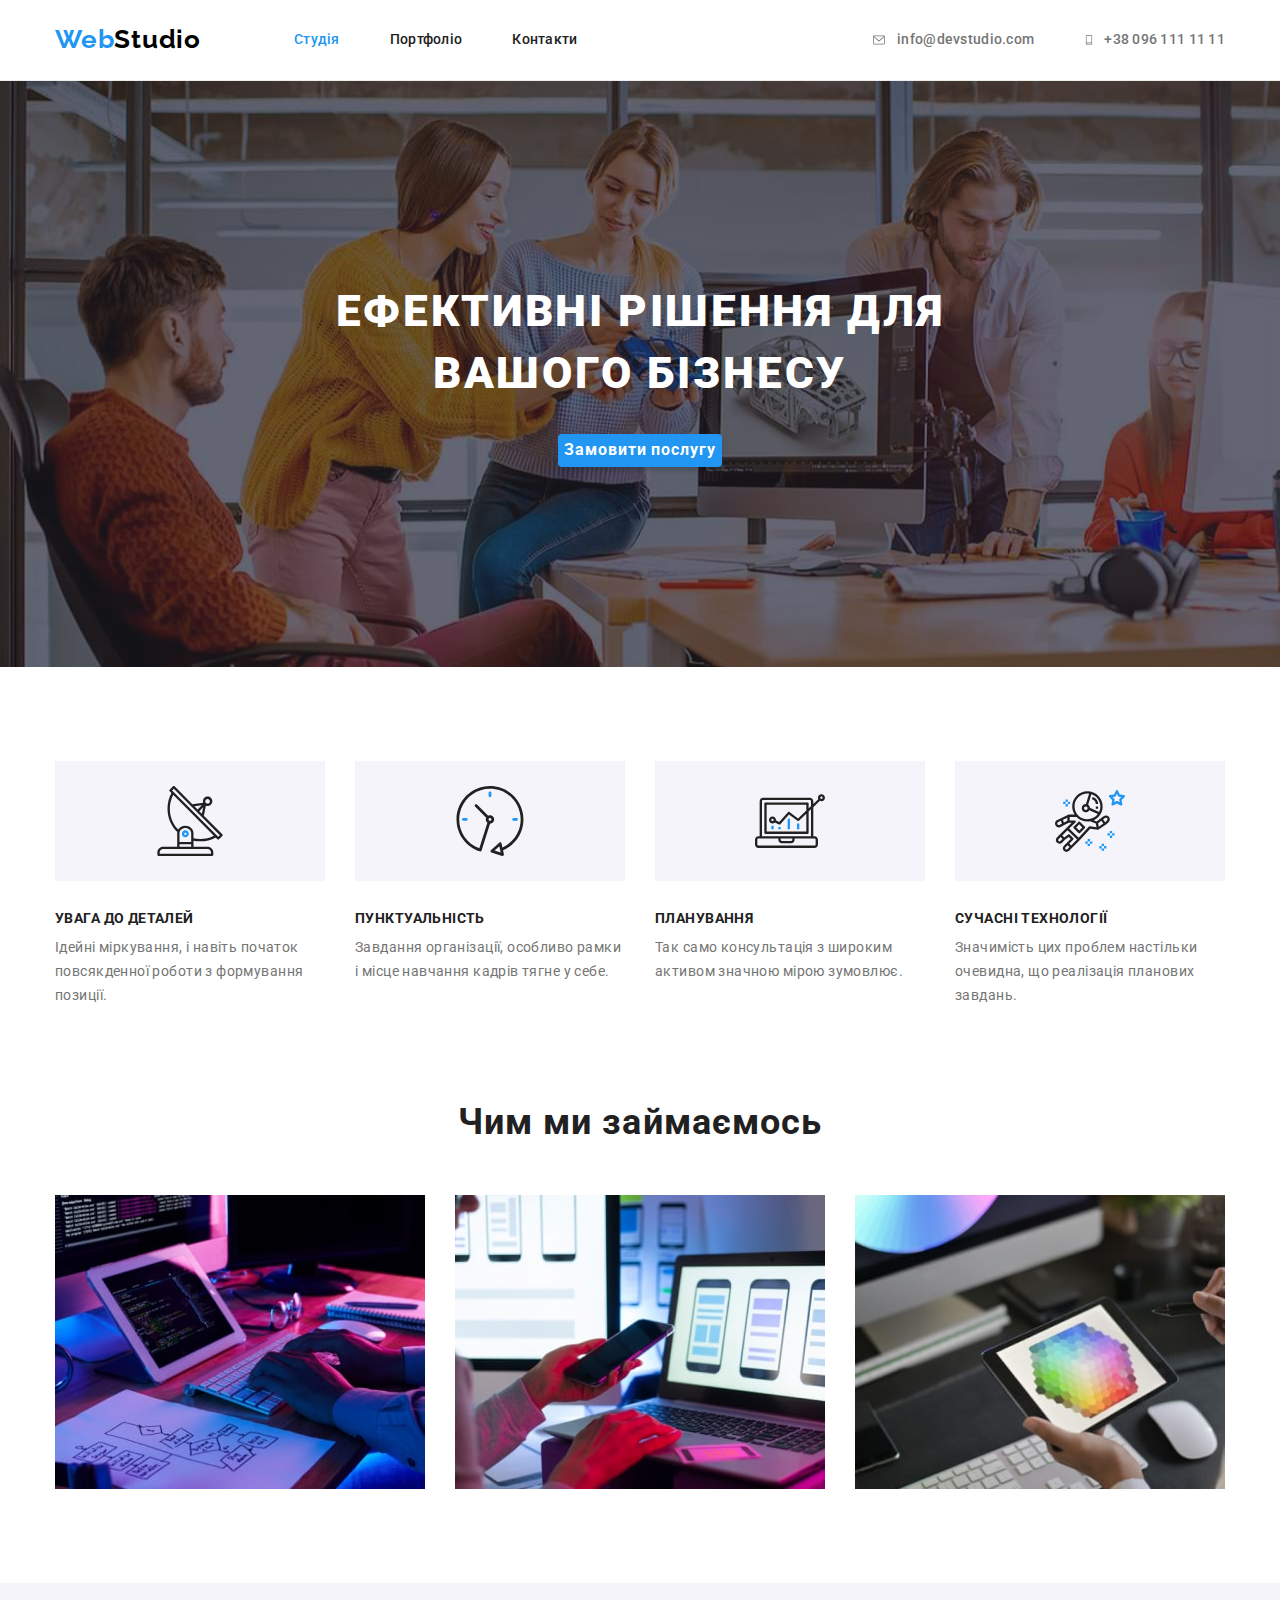
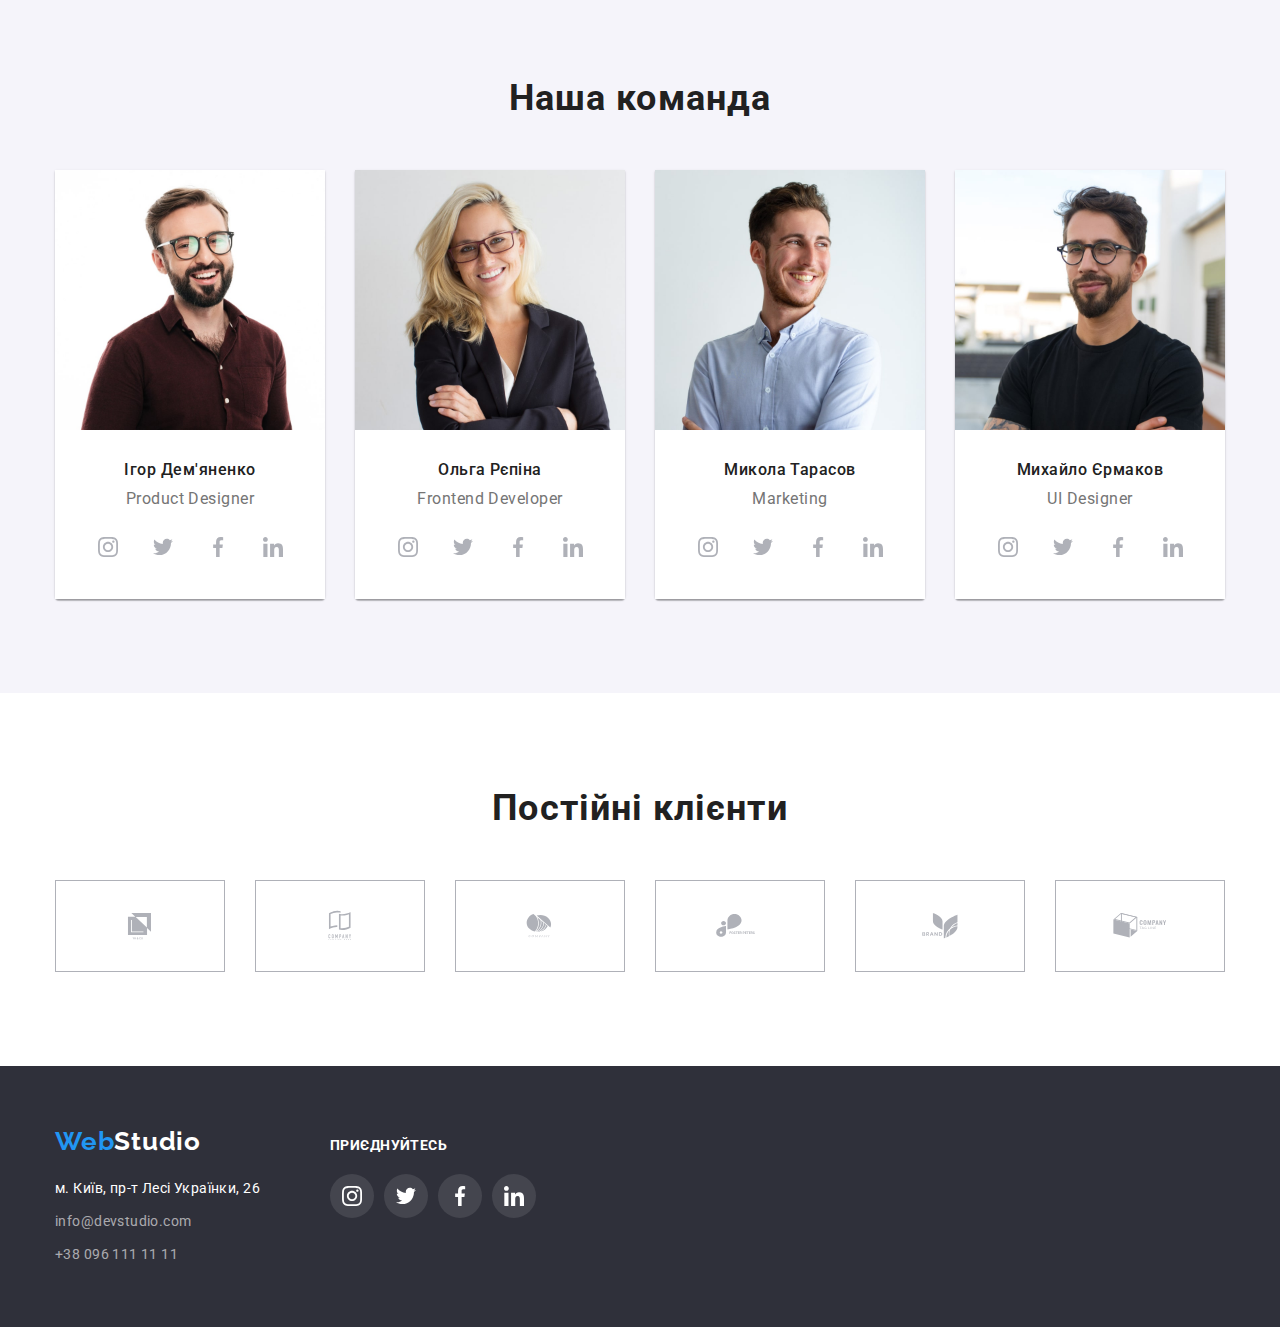
<file: index.html>
<!DOCTYPE html>
<html lang="uk">
  <head>
    <meta charset="UTF-8" />
    <meta http-equiv="X-UA-Compatible" content="IE=edge" />
    <meta name="viewport" content="width=device-width, initial-scale=1.0" />
    <link rel="preconnect" href="https://fonts.googleapis.com" />
    <link rel="preconnect" href="https://fonts.gstatic.com" crossorigin />
    <link
      href="https://fonts.googleapis.com/css2?family=Raleway:wght@700&family=Roboto:wght@400;500;700;900&display=swap"
      rel="stylesheet"
    />
    <title>ВебСтудія</title>
    <link
      rel="stylesheet"
      href="https://cdnjs.cloudflare.com/ajax/libs/modern-normalize/1.1.0/modern-normalize.min.css"
    />
    <link rel="stylesheet" href="./style/style.css" />
  </head>
  <body class="body">
    <!--Шапка сайта-->
    <header class="header">
      <div class="container">
        <nav class="nav">
          <a href="" class="header-logo logo"
            ><span class="logo-first">Web</span>Studio</a
          >
          <ul class="site-nav list">
            <li class="item">
              <a href="./index.html" class="studio-link link">Студія</a>
            </li>
            <li class="item">
              <a href="./portfolio.html" class="portfolio-link link"
                >Портфоліо</a
              >
            </li>
            <li class="item">
              <a href="" class="contacts-link link">Контакти</a>
            </li>
          </ul>
        </nav>
        <ul class="auth list">
          <li class="item">
            <a href="mailto:info@devstudio.com" class="mailto-link link"
              ><svg viewBox="0 0 100 100" width="16" height="12" class="icon1">
                <use xlink:href="./images/icons.svg#icon-envelope"></use></svg>info@devstudio.com</a>
          </li>
          <li class="item">
            <a href="tel:+380961111111" class="contact-link link"
              ><svg viewBox="0 0 100 100" width="10" height="16" class="icon2">
                <use xlink:href="./images/icons.svg#icon-smartphone"></use></svg>+38 096 111 11 11</a>
          </li>
        </ul>
      </div>
    </header>
    <main class="main">
      <!--Герой-->
      <section class="hero">
        <div class="container">
          <h1 class="hero-title">Ефективні рішення для вашого бізнесу</h1>
          <button type="button" class="hero-btn">Замовити послугу</button>
        </div>
      </section>
      <!--Особливості-->
      <section class="section">
        <div class="container">
          <h2 class="section-title">Особливості нашої роботи</h2>
          <ul class="section-list list">
            <li class="section-item">
              <div class="benefits-icon">
                <svg class="" width="70" height="70">
                  <use xlink:href="./images/icons.svg#icon-antenna"></use>
                </svg>
              </div>
              <h3 class="section-item-title">Увага до деталей</h3>
              <p class="section-item-text">
                Ідейні міркування, і навіть початок повсякденної роботи з
                формування позиції.
              </p>
            </li>
            <li class="section-item icon">
              <div class="benefits-icon">
                <svg class="" width="70" height="70">
                  <use xlink:href="./images/icons.svg#icon-clock"></use>
                </svg>
              </div>
              <h3 class="section-item-title">Пунктуальність</h3>
              <p class="section-item-text">
                Завдання організації, особливо рамки і місце навчання кадрів
                тягне у себе.
              </p>
            </li>
            <li class="section-item icon">
              <div class="benefits-icon">
                <svg class="" width="70" height="70">
                  <use xlink:href="./images/icons.svg#icon-diagram"></use>
                </svg>
              </div>
              <h3 class="section-item-title">Планування</h3>
              <p class="section-item-text">
                Так само консультація з широким активом значною мірою зумовлює.
              </p>
            </li>
            <li class="section-item icon">
              <div class="benefits-icon">
                <svg class="" width="70" height="70">
                  <use xlink:href="./images/icons.svg#icon-astronaut"></use>
                </svg>
              </div>
              <h3 class="section-item-title">Сучасні технології</h3>
              <p class="section-item-text">
                Значимість цих проблем настільки очевидна, що реалізація
                планових завдань.
              </p>
            </li>
          </ul>
        </div>
      </section>
      <!--Наша робота-->
      <section class="work">
        <div class="container">
          <h2 class="work-title">Чим ми займаємось</h2>
          <ul class="work-list list">
            <li class="work-item">
              <img src="./images/box1.jpg " width="370" alt="box 1" />
            </li>
            <li class="work-item">
              <img src="./images/box2.jpg " width="370" alt="box 2" />
            </li>
            <li class="work-item">
              <img src="./images/box3.jpg " width="370" alt="box 3" />
            </li>
          </ul>
        </div>
      </section>
      <!--Наша команда-->
      <section class="team">
        <div class="container">
          <h2 class="team-title">Наша команда</h2>
          <ul class="team-list list">
            <li class="team-item">
              <img src="./images/img1.jpg" width="270" alt="Ігор Дем'яненко" />
              <div class="name">
                <h3 class="team-item-title">Ігор Дем'яненко</h3>
                <p class="team-item-text">Product Designer</p>
                <ul class="team-item-social list">
                  <li class="social-item">
                    <a href="" class="team-icon"
                      ><svg viewBox="0 0 100 100" width="20" height="20" class="">
                        <use
                          xlink:href="./images/icons.svg#icon-instagram"
                        ></use>
                      </svg>
                    </a>
                  </li>
                  <li class="social-item">
                    <a href="" class="team-icon"
                      ><svg viewBox="0 0 100 100" width="20" height="20" class="">
                        <use xlink:href="./images/icons.svg#icon-twitter"></use>
                      </svg>
                    </a>
                  </li>
                  <li class="social-item">
                    <a href="" class="team-icon"
                      ><svg viewBox="0 0 100 100" width="20" height="20" class="">
                        <use
                          xlink:href="./images/icons.svg#icon-facebook"
                        ></use>
                      </svg>
                    </a>
                  </li>
                  <li class="social-item">
                    <a href="" class="team-icon"
                      ><svg viewBox="0 0 100 100" width="20" height="20" class="">
                        <use
                          xlink:href="./images/icons.svg#icon-linkedin"
                        ></use>
                      </svg>
                    </a>
                  </li>
                </ul>
              </div>
            </li>
            <li class="team-item">
              <img
                src="./images/img2.jpg "
                width="270"
                alt="Ольга Рєпіна фото"
              />
              <div class="name">
                <h3 class="team-item-title">Ольга Рєпіна</h3>
                <p class="team-item-text">Frontend Developer</p>
                <ul class="team-item-social list">
                  <li class="social-item">
                    <a href="" class="team-icon"
                      ><svg viewBox="0 0 100 100" width="20" height="20" class="">
                        <use
                          xlink:href="./images/icons.svg#icon-instagram"
                        ></use>
                      </svg>
                    </a>
                  </li>
                  <li class="social-item">
                    <a href="" class="team-icon"
                      ><svg viewBox="0 0 100 100" width="20" height="20" class="">
                        <use xlink:href="./images/icons.svg#icon-twitter"></use>
                      </svg>
                    </a>
                  </li>
                  <li class="social-item">
                    <a href="" class="team-icon"
                      ><svg viewBox="0 0 100 100" width="20" height="20" class="">
                        <use
                          xlink:href="./images/icons.svg#icon-facebook"
                        ></use>
                      </svg>
                    </a>
                  </li>
                  <li class="social-item">
                    <a href="" class="team-icon"
                      ><svg viewBox="0 0 100 100" width="20" height="20" class="">
                        <use
                          xlink:href="./images/icons.svg#icon-linkedin"
                        ></use>
                      </svg>
                    </a>
                  </li>
                </ul>
              </div>
            </li>
            <li class="team-item">
              <img
                src="./images/img3.jpg "
                width="270"
                alt="Микола Тарасов фото"
              />
              <div class="name">
                <h3 class="team-item-title">Микола Тарасов</h3>
                <p class="team-item-text">Marketing</p>
                <ul class="team-item-social list">
                  <li class="social-item">
                    <a href="" class="team-icon"
                      ><svg viewBox="0 0 100 100" width="20" height="20" class="">
                        <use
                          xlink:href="./images/icons.svg#icon-instagram"
                        ></use>
                      </svg>
                    </a>
                  </li>
                  <li class="social-item">
                    <a href="" class="team-icon"
                      ><svg viewBox="0 0 100 100" width="20" height="20" class="">
                        <use xlink:href="./images/icons.svg#icon-twitter"></use>
                      </svg>
                    </a>
                  </li>
                  <li class="social-item">
                    <a href="" class="team-icon"
                      ><svg viewBox="0 0 100 100" width="20" height="20" class="">
                        <use
                          xlink:href="./images/icons.svg#icon-facebook"
                        ></use>
                      </svg>
                    </a>
                  </li>
                  <li class="social-item">
                    <a href="" class="team-icon"
                      ><svg viewBox="0 0 100 100" width="20" height="20" class="">
                        <use
                          xlink:href="./images/icons.svg#icon-linkedin"
                        ></use>
                      </svg>
                    </a>
                  </li>
                </ul>
              </div>
            </li>
            <li class="team-item">
              <img
                src="./images/img4.jpg "
                width="270"
                alt="Михайло Єрмаков фото"
              />
              <div class="name">
                <h3 class="team-item-title">Михайло Єрмаков</h3>
                <p class="team-item-text">UI Designer</p>
                <ul class="team-item-social list">
                  <li class="social-item">
                    <a href="" class="team-icon"
                      ><svg viewBox="0 0 100 100" width="20" height="20" class="">
                        <use
                          xlink:href="./images/icons.svg#icon-instagram"
                        ></use>
                      </svg>
                    </a>
                  </li>
                  <li class="social-item">
                    <a href="" class="team-icon"
                      ><svg viewBox="0 0 100 100" width="20" height="20" class="">
                        <use xlink:href="./images/icons.svg#icon-twitter"></use>
                      </svg>
                    </a>
                  </li>
                  <li class="social-item">
                    <a href="" class="team-icon"
                      ><svg viewBox="0 0 100 100" width="20" height="20" class="">
                        <use
                          xlink:href="./images/icons.svg#icon-facebook"
                        ></use>
                      </svg>
                    </a>
                  </li>
                  <li class="social-item">
                    <a href="" class="team-icon"
                      ><svg viewBox="0 0 100 100" width="20" height="20" class="">
                        <use
                          xlink:href="./images/icons.svg#icon-linkedin"
                        ></use>
                      </svg>
                    </a>
                  </li>
                </ul>
              </div>
            </li>
          </ul>
        </div>
      </section>
      <!--Клієнти-->
      <section class="clients">
        <div class="container-clients container">
        <h2 class="client-titel">Постійні клієнти</h2>
        <ul class="client-list list">
          <li class="client-item">
            <a href="" class="client-icon">
              <svg viewBox="0 0 100 100" width="106"  height="60" class="">
                <use xlink:href="./images/icons.svg#icon-client1"></use></svg>
              </a>
          </li>
          <li class="client-item">
            <a href="" class="client-icon">
              <svg viewBox="0 0 100 100" width="106" height="60" class="">
                <use xlink:href="./images/icons.svg#icon-client2"></use></svg>
              </a>
          </li>
          <li class="client-item">
            <a href="" class="client-icon">
              <svg viewBox="0 0 100 100" width="106" height="60" class="">
                <use xlink:href="./images/icons.svg#icon-client3"></use></svg>
              </a>
          </li>
          <li class="client-item">
            <a href="" class="client-icon">
              <svg viewBox="0 0 100 100" width="106" height="60" class="client">
                <use xlink:href="./images/icons.svg#icon-client4"></use></svg>
              </a>
          </li>
          <li class="client-item">
            <a href="" class="client-icon">
              <svg viewBox="0 0 100 100" width="106" height="60" class="">
                <use xlink:href="./images/icons.svg#icon-client5"></use></svg>
              </a>
          </li>
          <li class="client-item">
            <a href="" class="client-icon">
              <svg viewBox="0 0 100 100" width="106" height="60" class="">
                <use xlink:href="./images/icons.svg#icon-client6"></use></svg>
            </a>
          </li>
         </ul>
        </div>
      </section>
    </main>
    <footer class="footer">
      <div class="container-footer container">
        <div class="first-container">
<a href="" class="footer-logo logo"><span class="logo-first">Web</span>Studio</a>
<address class="address">
  <ul class="footer-list list">
    <li class="footer-item">
      <a class="footer-address"
        href="https://2gis.ua/ru/kyiv/geo/15059546909211711/30.538662%2C50.42679?m=30.538546%2C50.426903%2F16:мКиївпр-тЛесіУкраїнки26"
        target="_blank" rel="noopener noreferrer nofollow">м. Київ, пр-т Лесі Українки, 26
      </a>
    </li>
    <li class="footer-item">
      <a href="mailto:info@devstudio.com" class="footer-mailto">info@devstudio.com</a>
    </li>
    <li class="footer-item">
      <a href="tel:+380961111111" class="footer-contact">+38 096 111 11 11</a>
    </li>
  </ul>
</address>
        </div>
      <div class="second-container">
        <h3 class="social-title">Приєднуйтесь</h3>
        <ul class="footer-social-list list"> 
          <li class="social-item">
            <a href="" class="footer-icon"><svg viewBox="0 0 100 100" width="20" height="20" class="">
                <use xlink:href="./images/icons.svg#icon-instagram"></use>
              </svg>
            </a>
          </li>
          <li class="social-item">
            <a href="" class="footer-icon"><svg viewBox="0 0 100 100" width="20" height="20" class="">
                <use xlink:href="./images/icons.svg#icon-twitter"></use>
              </svg>
            </a>
          </li>
          <li class="social-item">
            <a href="" class="footer-icon"><svg viewBox="0 0 100 100" width="20" height="20" class="">
                <use xlink:href="./images/icons.svg#icon-facebook"></use>
              </svg>
            </a>
          </li>
          <li class="social-item">
            <a href="" class="footer-icon"><svg viewBox="0 0 100 100" width="20" height="20" class="">
                <use xlink:href="./images/icons.svg#icon-linkedin"></use>
              </svg>
            </a>
          </li>
        </ul>
      </div>
      </div>
    </footer>
  </body>
</html>
</file>
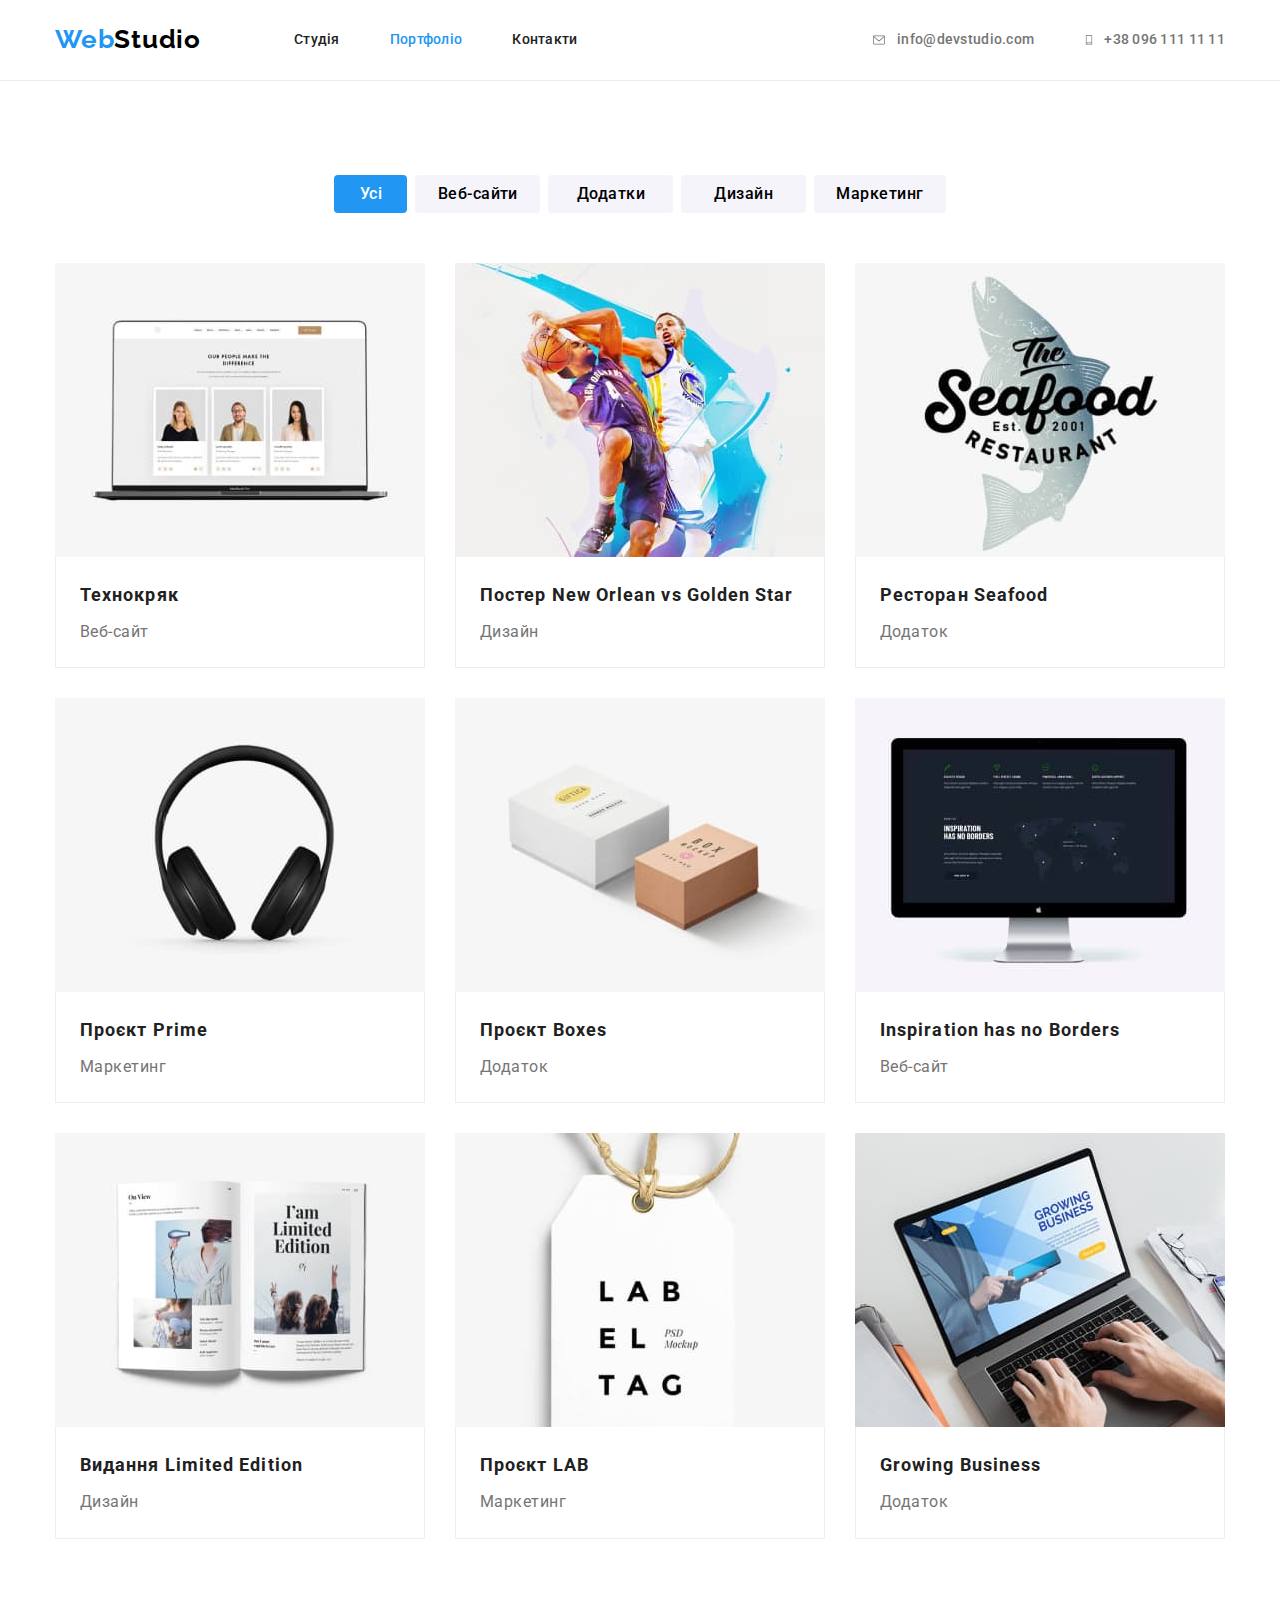
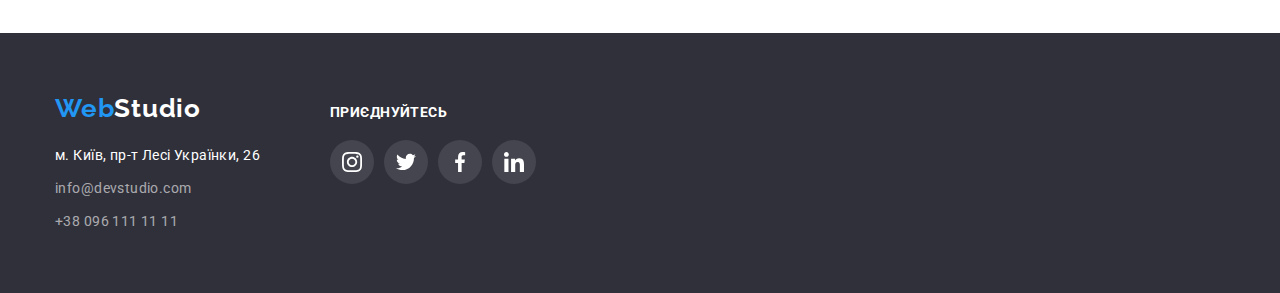
<file: portfolio.html>
<!DOCTYPE html>
<html lang="uk">
  <head>
    <meta charset="UTF-8" />
    <meta http-equiv="X-UA-Compatible" content="IE=edge" />
    <meta name="viewport" content="width=device-width, initial-scale=1.0" />
    <link
      rel="stylesheet"
      href="https://cdnjs.cloudflare.com/ajax/libs/modern-normalize/1.0.0/modern-normalize.min.css"
    />
    <link rel="preconnect" href="https://fonts.googleapis.com" />
    <link rel="preconnect" href="https://fonts.gstatic.com" crossorigin />
    <link
      href="https://fonts.googleapis.com/css2?family=Raleway:wght@700&family=Roboto:wght@400;500;700;900&display=swap"
      rel="stylesheet"
    />
    <title>Портфолио</title>
    <link
      rel="stylesheet"
      href="https://cdnjs.cloudflare.com/ajax/libs/modern-normalize/1.1.0/modern-normalize.min.css"
    />
    <link rel="stylesheet" href="./style/style.css" />
  </head>
  <body class="body">
    <!--Шапка сайта-->
    <header class="header">
      <div class="container">
        <nav class="nav">
          <a href="" class="header-logo logo"
            ><span class="logo-first">Web</span>Studio</a
          >
          <ul class="site-nav list">
            <li class="item">
              <a href="./index.html" class="studio_p-link link">Студія</a>
            </li>
            <li class="item">
              <a href="./portfolio.html" class="portfolio_p-link link"
                >Портфоліо</a
              >
            </li>
            <li class="item">
              <a href="" class="contacts-link link">Контакти</a>
            </li>
          </ul>
        </nav>
        <ul class="auth list">
          <li class="item">
            <a href="mailto:info@devstudio.com" class="mailto-link link"><svg viewBox="0 0 100 100" width="16" height="12"
                class="">
                <use xlink:href="./images/icons.svg#icon-envelope"></use>
              </svg>info@devstudio.com</a>
          </li>
          <li class="item">
            <a href="tel:+380961111111" class="contact-link link"><svg viewBox="0 0 100 100" width="10" height="16" class="">
                <use xlink:href="./images/icons.svg#icon-smartphone"></use>
              </svg>+38 096 111 11 11</a>
          </li>
        </ul>
      </div>
    </header>
    <main>
      <!--Проекти-->
      <section class="project">
        <div class="container">
          <h1 class="project-title">Наші проекти</h1>
          <ul class="btn-list list">
            <li>
              <button type="button" class="project-btn-first">Усі</button>
            </li>
            <li>
              <button type="button" class="project-btn">Веб-сайти</button>
            </li>
            <li>
              <button type="button" class="project-btn">Додатки</button>
            </li>
            <li><button type="button" class="project-btn">Дизайн</button></li>
            <li>
              <button type="button" class="project-btn">Маркетинг</button>
            </li>
          </ul>
          <ul class="project-list list">
            <li class="project-item">
              <a href="" class="project-link link"
                ><img src="./images/img1p.jpg" width="370" alt="img1p" />
                <div class="text">
                  <h2 class="project-title-img">Технокряк</h2>
                  <p class="project-text">Веб-сайт</p>
                </div>
              </a>
            </li>
            <li class="project-item">
              <a href="" class="project-link link"
                ><img src="./images/img2p.jpg" width="370" alt="img2p" />
                <div class="text">
                  <h2 class="project-title-img">
                    Постер New Orlean vs Golden Star
                  </h2>
                  <p class="project-text">Дизайн</p>
                </div>
              </a>
            </li>
            <li class="project-item">
              <a href="" class="project-link link"
                ><img src="./images/img3p.jpg" width="370" alt="img3p" />
                <div class="text">
                  <h2 class="project-title-img">Ресторан Seafood</h2>
                  <p class="project-text">Додаток</p>
                </div>
              </a>
            </li>
            <li class="project-item">
              <a href="" class="project-link link"
                ><img src="./images/img4p.jpg" width="370" alt="img4p" />
                <div class="text">
                  <h2 class="project-title-img">Проєкт Prime</h2>
                  <p class="project-text">Маркетинг</p>
                </div>
              </a>
            </li>
            <li class="project-item">
              <a href="" class="project-link link"
                ><img src="./images/img5p.jpg" width="370" alt="img5p" />
                <div class="text">
                  <h2 class="project-title-img">Проєкт Boxes</h2>
                  <p class="project-text">Додаток</p>
                </div>
              </a>
            </li>
            <li class="project-item">
              <a href="" class="project-link link"
                ><img src="./images/img6p.jpg" width="370" alt="img6p" />
                <div class="text">
                  <h2 class="project-title-img">Inspiration has no Borders</h2>
                  <p class="project-text">Веб-сайт</p>
                </div>
              </a>
            </li>
            <li class="project-item">
              <a href="" class="project-link link"
                ><img src="./images/img7p).jpg" width="370" alt="img7p" />
                <div class="text">
                  <h2 class="project-title-img">Видання Limited Edition</h2>
                  <p class="project-text">Дизайн</p>
                </div>
              </a>
            </li>
            <li class="project-item">
              <a href="" class="project-link link"
                ><img src="./images/img8p.jpg" width="370" alt="img8p" />
                <div class="text">
                  <h2 class="project-title-img">Проєкт LAB</h2>
                  <p class="project-text">Маркетинг</p>
                </div>
              </a>
            </li>
            <li class="project-item">
              <a href="" class="project-link link"
                ><img src="./images/img9p.jpg" width="370" alt="img9p" />
                <div class="text">
                  <h2 class="project-title-img">Growing Business</h2>
                  <p class="project-text">Додаток</p>
                </div>
              </a>
            </li>
          </ul>
        </div>
      </section>
    </main>
    <footer class="footer">
      <div class="container-footer container">
        <div class="first-container">
          <a href="" class="footer-logo logo"><span class="logo-first">Web</span>Studio</a>
          <address class="address">
            <ul class="footer-list list">
              <li class="footer-item">
                <a class="footer-address"
                  href="https://2gis.ua/ru/kyiv/geo/15059546909211711/30.538662%2C50.42679?m=30.538546%2C50.426903%2F16:мКиївпр-тЛесіУкраїнки26"
                  target="_blank" rel="noopener noreferrer nofollow">м. Київ, пр-т Лесі Українки, 26
                </a>
              </li>
              <li class="footer-item">
                <a href="mailto:info@devstudio.com" class="footer-mailto">info@devstudio.com</a>
              </li>
              <li class="footer-item">
                <a href="tel:+380961111111" class="footer-contact">+38 096 111 11 11</a>
              </li>
            </ul>
          </address>
        </div>
        <div class="second-container">
          <h3 class="social-title">Приєднуйтесь</h3>
          <ul class="footer-social-list list">
            <li class="social-item">
              <a href="" class="footer-icon"><svg viewBox="0 0 100 100" width="20" class="">
                  <use xlink:href="./images/icons.svg#icon-instagram"></use>
                </svg>
              </a>
            </li>
            <li class="social-item">
              <a href="" class="footer-icon"><svg viewBox="0 0 100 100" width="20" class="">
                  <use xlink:href="./images/icons.svg#icon-twitter"></use>
                </svg>
              </a>
            </li>
            <li class="social-item">
              <a href="" class="footer-icon"><svg viewBox="0 0 100 100" width="20" class="">
                  <use xlink:href="./images/icons.svg#icon-facebook"></use>
                </svg>
              </a>
            </li>
            <li class="social-item">
              <a href="" class="footer-icon"><svg viewBox="0 0 100 100" width="20" class="">
                  <use xlink:href="./images/icons.svg#icon-linkedin"></use>
                </svg>
              </a>
            </li>
          </ul>
        </div>
      </div>
    </footer>
  </body>
</html>
</file>
<file: style/style.css>
:root{
    --praymory-text-color:#212121;
    --secondary-text-color:#FFFFFF;
    --accent-color:#2196F3;
    --text-color: #757575;
}
h1, 
h2,
h3,
h4, 
h5, 
h6
ul,
p{
    margin: 0;
}
ul{
    padding-left: 0;
}
.body{
    font-family: "Roboto", sans-serif;
    font-weight: 700;
}
.container{
    width: 1200px;
    margin: 0 auto;
    padding-left: 15px;
    padding-right: 15px;
}
.list{
    list-style: none;
    margin: 0;
    padding: 0;
}

/* Header */
header .container{
    display: flex;
}
.header{
    border-bottom: 1px solid #ECECEC;
}
.nav{
    display: flex;
    align-items: center;
}
.logo{
    font-family: "Raleway", sans-serif;
    font-size: 26px;
    font-weight: 700;
    line-height: 1.2;
    letter-spacing: 0.03em;
    color: #000000;
    text-decoration: none;
}
.logo-first{
    color: var(--accent-color);
}
.site-nav{
    display: flex;
    margin-left: 93px;
}
.site-nav .item:not( :last-child){
    margin-right: 50px;
}
.link{
    font-size: 14px;
    font-weight: 500;
    line-height: 1.1;
    letter-spacing: 0.02em;
    text-decoration: none;
    padding-top: 32px;
    padding-bottom: 32px;
    display: block;
}
.studio-link{
    color: var(--accent-color);
}
.portfolio-link,
.contacts-link{
    color: var(--praymory-text-color);
}
.portfolio-link:hover,
.portfolio-link:focus,
.contacts-link:hover,
.contacts-link:focus{
    color:var(--accent-color)
}
.auth {
    display: flex;
    margin-left: auto;
}
.auth .item + .item{
    margin-left: 50px;
}
.mailto-link,
.contact-link{
    color: var(--text-color);
    display: flex;
    align-items: center;
    gap: 10px;
    padding: 32px 0;
}
.mailto-link:hover,
.mailto-link:focus,
.contact-link:hover,
.contact-link:focus{
    color: var(--accent-color);
}
.mailto-link,
.contact-link{
    fill: currentColor;
}
.mailto-link:hover svg,
.mailto-link:focus svg,
.contact-link:hover svg,
.contact-link:focus svg{
    fill: currentColor;
}
.icon1{
    width: 16px;
    height: 12px;
}
.icon2{
    width: 10px;
    height: 16px;
}

/* Герой */
.hero{
    background-image: linear-gradient(rgba(47, 48, 58, 0.4),rgba(47, 48, 58, 0.4)), url(../images/Imghero.jpg); 
    background-repeat: no-repeat;
    text-align: center; 
    padding-top: 200px; 
    padding-bottom: 200px;
    max-width: 1600px;
}
.hero-title{
    color: var(--secondary-text-color);
    font-size: 44px;
    font-weight: 900;
    line-height: 1.4;
    letter-spacing: 0.06em;
    text-transform: uppercase;
    text-align: center;
    max-width: 700px; 
    margin: 0 auto 30px; 
}
.hero-btn{
    border: none;
    outline: none;
    font-size: 16px;
    font-weight: 700;
    line-height: 1.9;
    letter-spacing: 0.06em;
    text-align: center;
    text-decoration: none;
    color: var(--secondary-text-color);
    background-color: #2196F3;
    border-radius: 4px;
    box-shadow: 0px 4px 4px rgba(0, 0, 0, 0.15);
}
.hero-btn:hover,
.hero-btn:focus{
    background: #188ce8;
}

/*  Особливості */
.section-title {
    position: absolute;
    white-space: nowrap;
    width: 1px;
    height: 1px;
    overflow: hidden;
    border: 0;
    padding: 0;
    clip: rect(0 0 0 0);
    clip-path: inset(50%);
    margin: -1px;
}
.section{
    padding-top: 94px;
    padding-bottom: 94px;
}
.section-list{
    display: flex;
    gap: 30px;
}
.benefits-icon{
    display: flex;
    width: 270px;
    height: 120px;
    align-items: center;
    justify-content: center;
    background-color: #F5F4FA;
    margin-bottom: 30px;
}
.section-item-title{
    color: var(--praymory-text-color);
    font-size: 14px;
    font-weight: 700;
    line-height: 1.1;
    letter-spacing: 0.03em;
    text-transform: uppercase;
    margin-bottom: 10px;
}
.section-item-text{
    color: var(--text-color);
    font-size: 14px;
    font-weight: 400;
    line-height: 1.7;
    letter-spacing: 0.03em;
}

/* Наша робота */
.work{
    padding-bottom: 94px;
}
.work-title{
    color: var(--praymory-text-color);
    font-size: 36px;
    font-weight: 700;
    line-height: 1.2;
    letter-spacing: 0.03em;
    text-align: center;
    margin-bottom: 50px;
}
.work-list{
    display: flex;
    gap: 30px;
}
img{
    display: block;
}

/* Наша команда */
.team{
    background: #f5f4fa;
    padding-top: 94px;
    padding-bottom: 94px;
}
.team-title{
    color: var(--praymory-text-color);
    font-size: 36px;
    font-weight: 700;
    line-height: 1.2;
    letter-spacing: 0.03em;
    text-align: center;
    margin-bottom: 50px;
}
.team-list{
    display: flex;
    gap: 30px;
}
img{
    display: block;
}
.team-item{
    width: 270px;
    display: block;
    box-shadow: 0px 1px 3px rgba(0, 0, 0, 0.12), 0px 1px 1px rgba(0, 0, 0, 0.14), 0px 2px 1px rgba(0, 0, 0, 0.2);
    border-radius: 0px 0px 4px 4px;
}
.team-item-title{
    color: var(--praymory-text-color);
    font-size: 16px;
    font-weight: 500;
    line-height: 1.2;
    letter-spacing: 0.03em;
    text-align: center; 
    margin-bottom: 10px;  
}
.team-item-text{
    color: var(--text-color);
    font-size: 16px;
    font-weight: 400;
    line-height: 1.2;
    letter-spacing: 0.03em;
    text-align: center;
    margin-bottom: 16px;
}
.name{
    background-color:#FFFFFF ;
    padding-top: 30px;
    padding-bottom: 30px;
    display: block;
}
.team-item-social{
    display: flex;
    gap: 10px;
    justify-content: center;
}
.team-icon{
    width: 45px;
    height: 45px;
    background: #FFFFFF;
    border-radius: 50%;
    display: flex;
    justify-content: center;
    align-items: center;
}
.team-icon:hover,
.team-icon:focus{
    background-color: var(--accent-color);
}
.team-icon{
    fill: #AFB1B8;
}
.team-icon:hover svg,
.team-icon:focus svg{
    fill: var(--secondary-text-color);
}

/*Clients*/
.clients{
    background: var(--secondary-text-color);
    padding-top: 94px;
    padding-bottom: 94px;
}
.client-titel{
    color: var(--praymory-text-color);
    font-style: normal;
    font-weight: 700;
    font-size: 36px;
    line-height: 1.2;
    text-align: center;
    letter-spacing: 0.03em;
    margin-bottom: 50px;
}
.client-list{
    display: flex;
    justify-content: center;
    gap: 30px;
}
.client-icon{
    width: 170px;
    height: 92px;
    border: 1px solid #AFB1B8;
    display: flex;
    justify-content: center;
    align-items: center;
}
.client-icon{
    fill: #AFB1B8;
}
.client-icon:hover svg,
.client-icon:focus svg{
    fill: var(--accent-color);
}
.client-icon:hover{
 border: 1px solid var(--accent-color) ;
}
/* Footer */
.container-footer{
    display: flex; 
    align-items: baseline;  
}
.footer{
   background-color: #2f303a; 
   padding-top: 60px;
   padding-bottom: 60px;
   display: flex; 
   align-items: baseline; 
}
.footer-logo{
    display: flex;
    color: var(--secondary-text-color);
    margin-bottom: 20px;
}
.logo-first{
    color: #2196F3;
}
.footer-item:not(:last-child){
    margin-bottom: 9px;
}
.footer-address,
.footer-mailto,
.footer-contact{
    font-size: 14px;
    font-weight: 400;
    line-height: 1.7;
    letter-spacing: 0.03em;
    text-decoration: none;
    font-style: normal;
}
.footer-address{
    color: var(--secondary-text-color);
}
.footer-mailto,
.footer-contact{
    color: rgb(255, 255, 255, 0.6)
}
.second-container{
    margin-left: 70px;
}
.footer-social-list{
    display: flex;
    justify-content: center;
}
.social-title{
    font-size: 14px;
    font-weight: 700;
    line-height: 1.1;
    letter-spacing: 00.03em;
    font-style: normal;
    text-transform: uppercase;
    color: var(--secondary-text-color);
    margin-bottom: 20px;
}
.footer-icon {
    width: 44px;
    height: 44px;
    background: rgb(255, 255, 255, 0.1);
    border-radius: 50%;
    display: flex;
    justify-content: center;
    align-items: center;
    margin-right: 10px;
}
.footer-icon{
    fill: var(--secondary-text-color);
}
.footer-icon:hover,
.footer-icon:focus{
    background-color: var(--accent-color);
}

/* Портфоліо */
/* Шапка */
.studio_p-link{
    color: var(--praymory-text-color);
}
.studio_p-link:hover,
.studio_p-link:focus{
    color: var(--accent-color);
}
.portfolio_p-link{
    color: var(--accent-color);
}
/*ПРОЕКТЫ*/
.project{
    padding-top: 94px;
    padding-bottom: 94px;
}
.project-title{
    position: absolute;
    white-space: nowrap;
    width: 1px;
    height: 1px;
    overflow: hidden;
    border: 0;
    padding: 0;
    clip: rect(0 0 0 0);
    clip-path: inset(50%);
    margin: -1px;
}
.btn-list{
    display: flex;
    justify-content: center;
    margin-bottom: 50px;
    gap: 8px;
}
.project-btn{
    display: inline-block;
    font-size: 16px;
    font-weight: 500;
    line-height: 1.6;
    letter-spacing: 0.03em;
    border-radius: 4px;
    text-align: center;
    text-decoration: none;
    background-color: #f5f4fa; 
    border: none;
    padding: 6px 22px; 
    min-width: 125px;
}
.project-btn:hover,
.project-btn:focus{
    background-color: #2196F3;
    color: var(--secondary-text-color);
    box-shadow: 0px 3px 1px rgba(0, 0, 0, 0.1), 0px 1px 2px rgba(0, 0, 0, 0.08), 0px 2px 2px rgba(0, 0, 0, 0.12);
}
.project-btn-first{
    display: inline-block;
    font-size: 16px;
    font-weight: 500;
    line-height: 1.6;
    letter-spacing: 0.03em;
    text-align: center;
    border-radius: 4px;
    border: none;
    color: var(--secondary-text-color);
    background:var(--accent-color);
    padding: 6px 22px;
    min-width: 73px;
}
.project-list {
    display: flex;
    flex-wrap: wrap;
    gap: 30px; 
}
.project-link:hover,
.project-link:focus{
    box-shadow:0px 1px 1px rgba(0, 0, 0, 0.12),
        0px 4px 4px rgba(0, 0, 0, 0.06),
        1px 4px 6px rgba(0, 0, 0, 0.16); 
}
img {
    display: block;
}
.project-title-img{
    font-size: 18px;
    font-weight: 700;
    line-height: 2;
    letter-spacing: 0.06em;
    color: var(--praymory-text-color);
    margin-bottom: 4px;
}
.project-text{
    font-size: 16px;
    font-weight: 400;
    line-height: 1.9;
    letter-spacing: 0.03em;
    color: var(--text-color);
}
.project-link{
    padding-top: 0;
    padding-bottom: 0;
}
.text{
    padding: 20px 24px;
    border-right:  1px solid #EEEEEE;
    border-bottom: 1px solid #EEEEEE ;
    border-left: 1px solid #EEEEEE;
}
</file>
